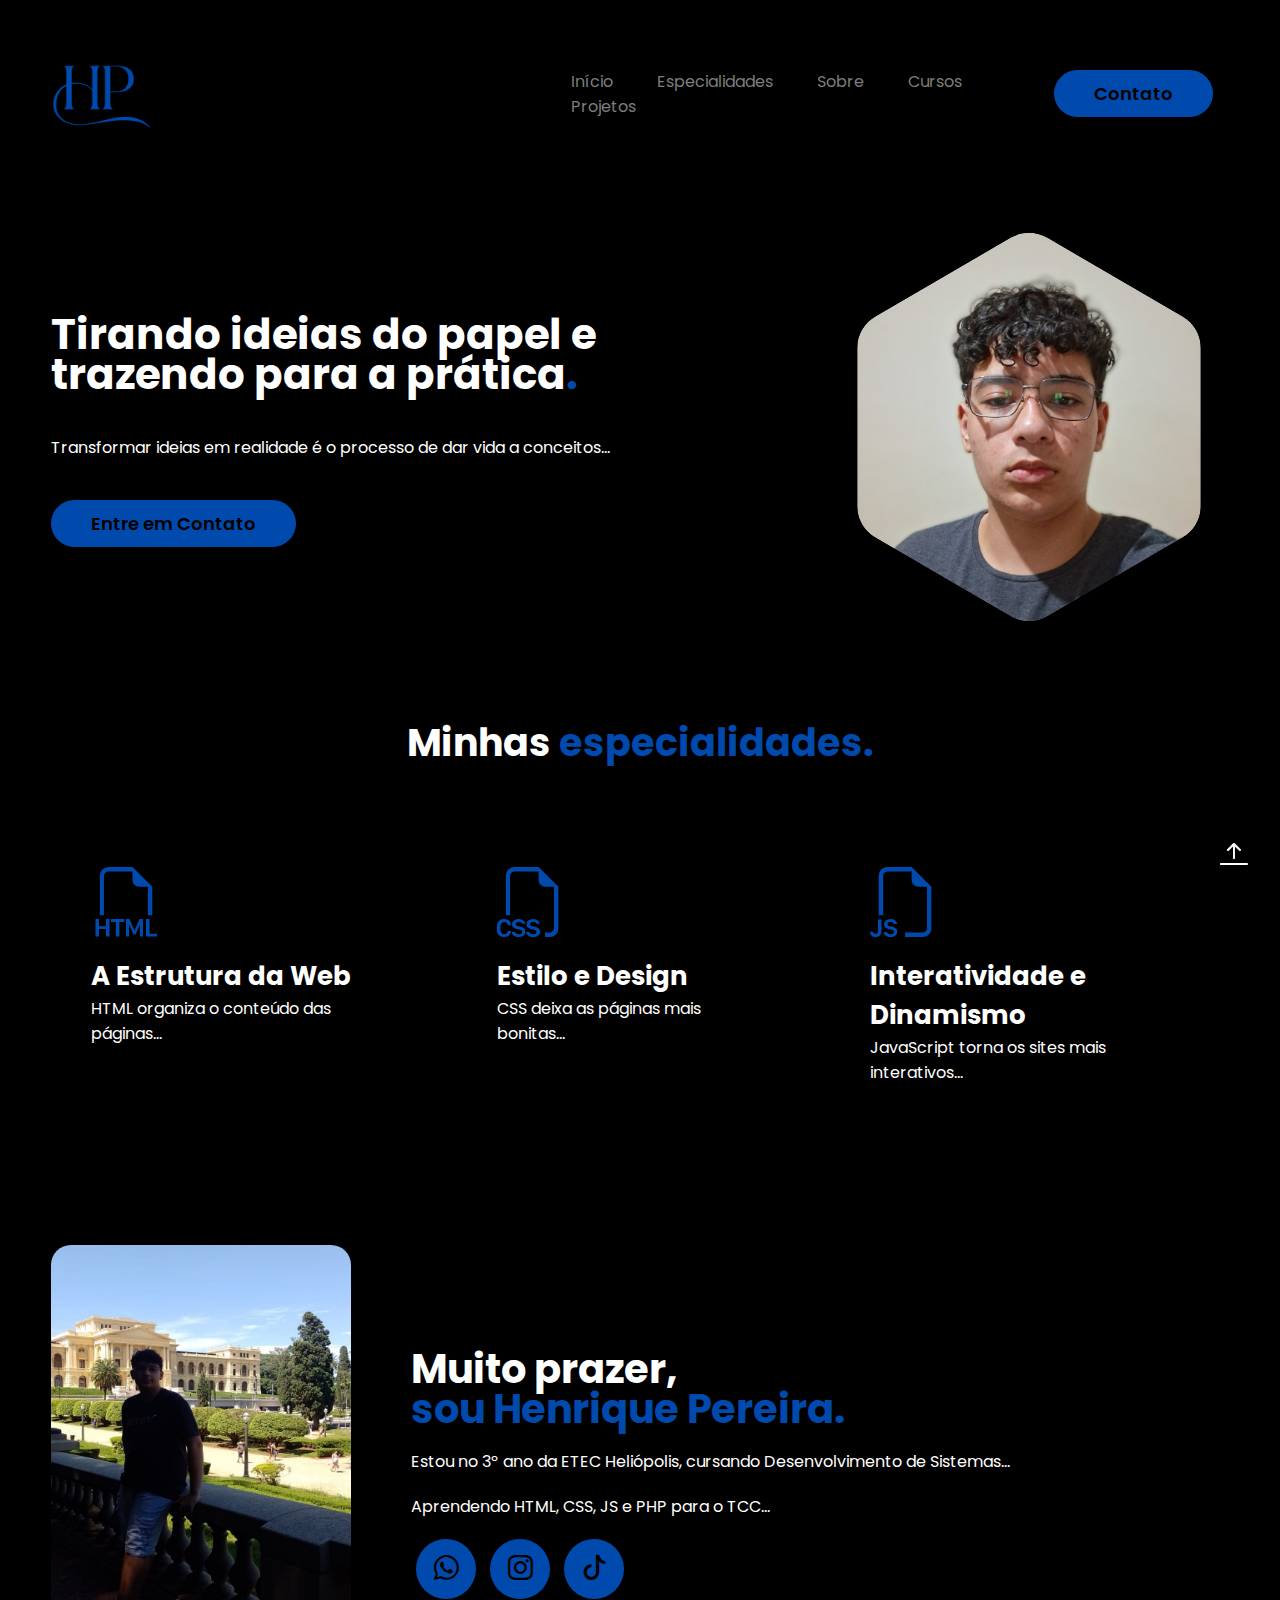
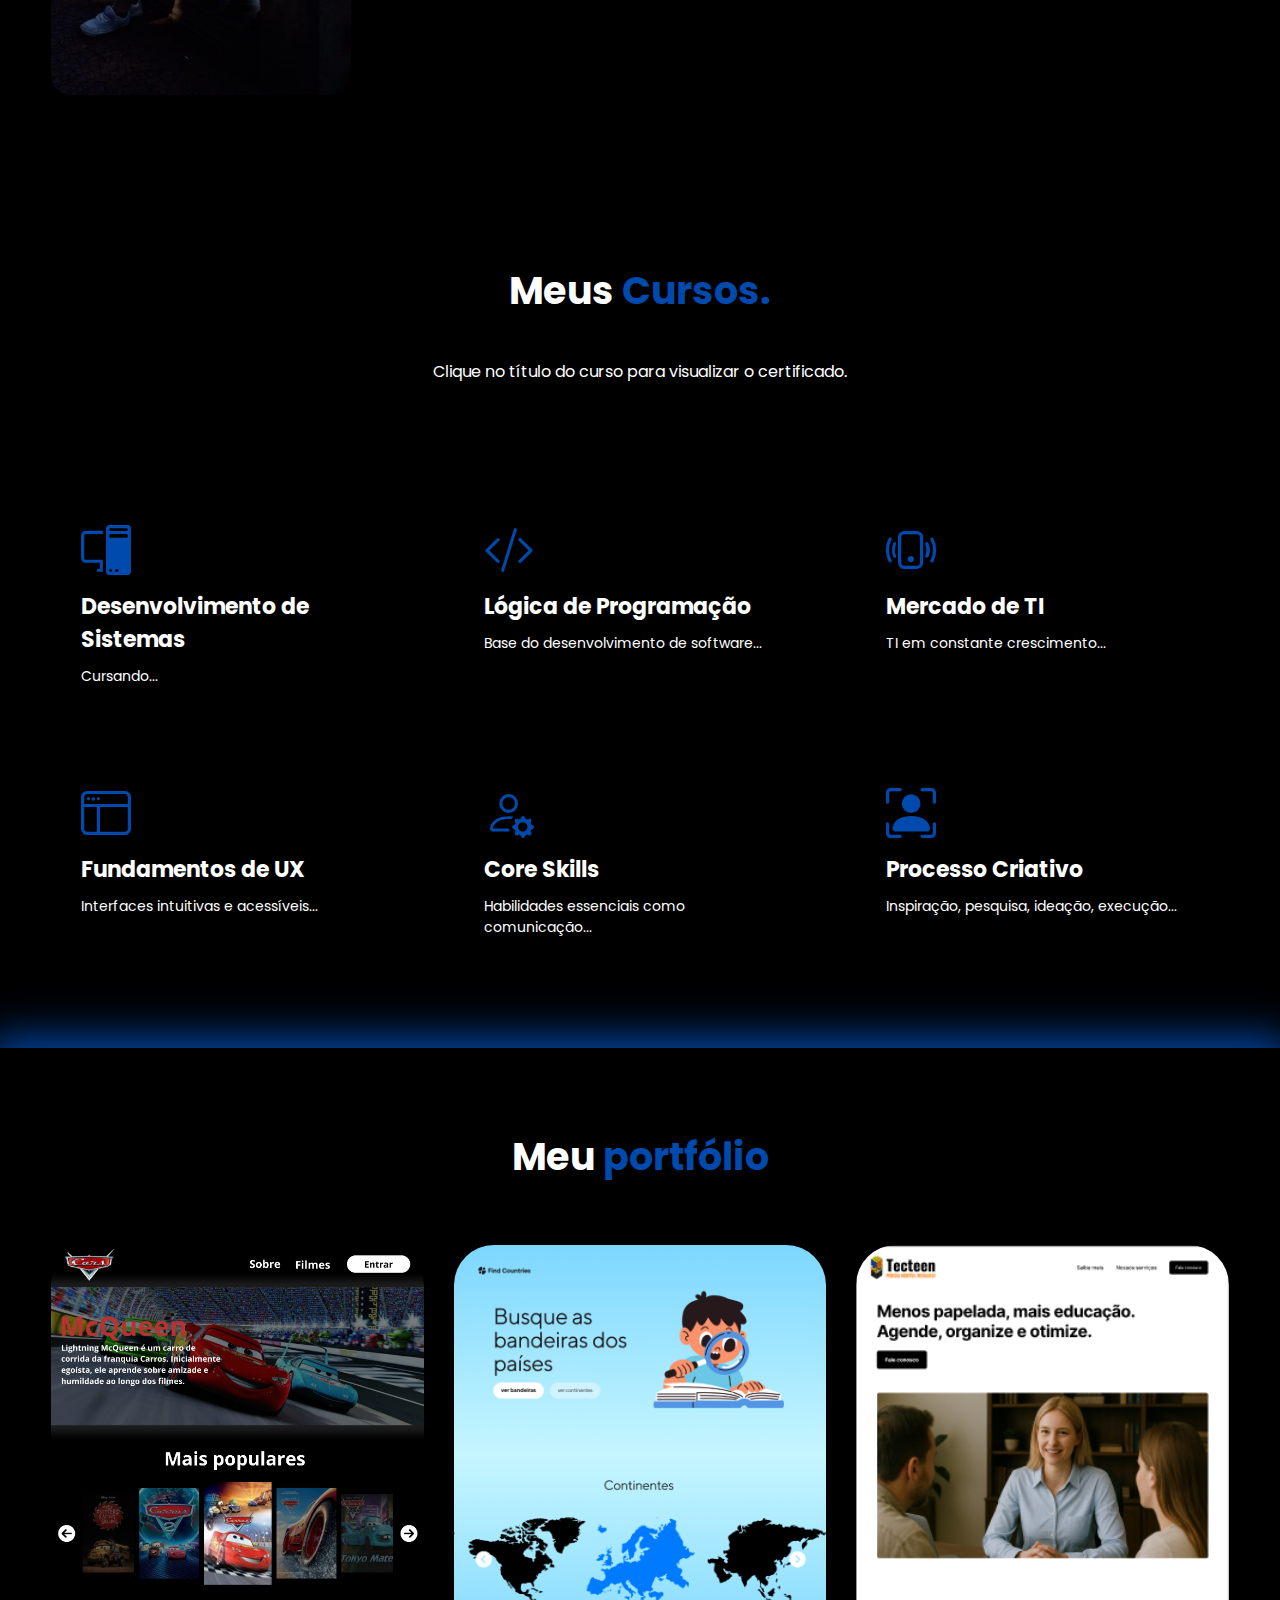
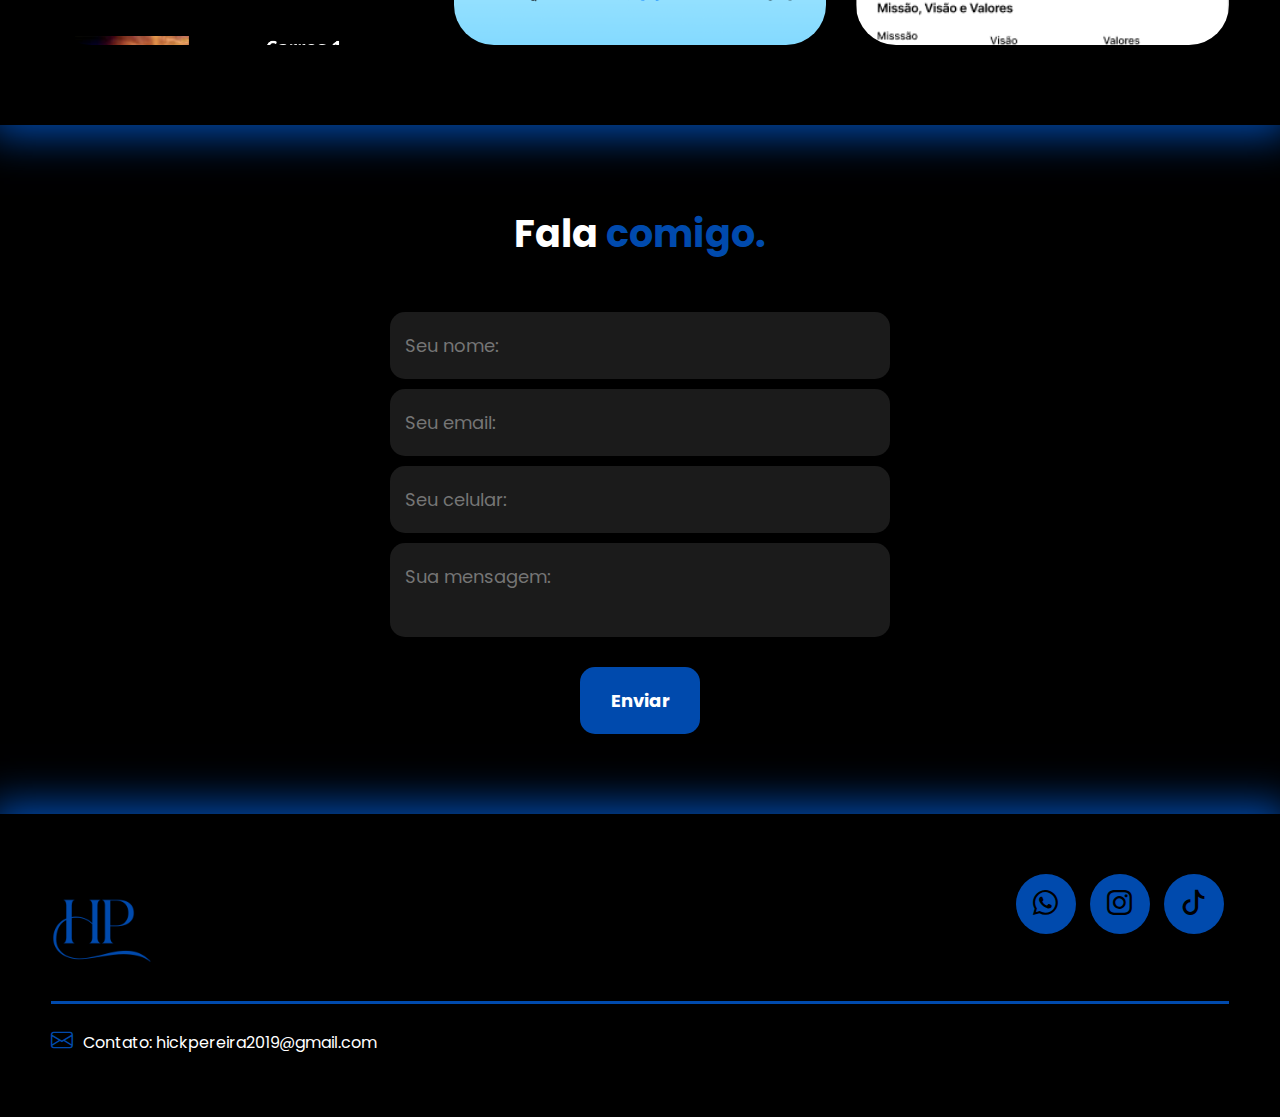
<file: Index.html>
<!DOCTYPE html>
<html lang="pt-br">
<head>
    <title>Portfólio Henrique</title>
    <meta charset="UTF-8"> <!-- Corrigido de "pr-br" para "UTF-8" -->
    <meta name="viewport" content="width=device-width, initial-scale=1.0">

    <!-- Ícones do Bootstrap -->
    <link rel="stylesheet" href="https://cdn.jsdelivr.net/npm/bootstrap-icons@1.11.3/font/bootstrap-icons.min.css">

    <!-- Fonte Google Poppins -->
    <link rel="preconnect" href="https://fonts.googleapis.com">
    <link rel="preconnect" href="https://fonts.gstatic.com" crossorigin>
    <link href="https://fonts.googleapis.com/css2?family=Poppins&display=swap" rel="stylesheet">

    <!-- CSS personalizado -->
    <link rel="stylesheet" href="Style.css">
</head>

<body>
    <!-- Início do cabeçalho -->
    <header>
        <div class="interface">
            <!-- Logo -->
            <div class="logo">
                <a href="#"><img src="img/logo.png" alt="Logo Henrique"></a>
            </div>

            <!-- Menu Desktop -->
            <nav class="menu-desktop">
                <ul>
                    <li><a href="#Inicio">Início</a></li>
                    <li><a href="#Especialidades">Especialidades</a></li>
                    <li><a href="#Sobre">Sobre</a></li>
                    <li><a href="#cursos">Cursos</a></li>
                    <li><a href="#Projetos">Projetos</a></li>
                </ul>
            </nav>

            <!-- Botão de contato -->
            <div class="btn-contato">
                <a href="#Contatos"><button>Contato</button></a>
            </div>

            <!-- Menu Mobile (hamburguer) -->
            <div class="abrir-menu" id="abrir-menu"><i class="bi bi-list"></i></div>
            
            <!-- Menu Mobile -->
            <div class="menu-mobile" id="menu-mobile">
                <div class="btn-fechar"><i class="bi bi-box-arrow-right"></i></div>
                <nav>
                    <ul>
                        <li><a href="#Inicio">Início</a></li>
                        <li><a href="#Especialidades">Especialidades</a></li>
                        <li><a href="#Sobre">Sobre</a></li>
                        <li><a href="#cursos">Cursos</a></li>
                        <li><a href="#Projetos">Projetos</a></li>
                        <li><a href="#Contatos">Contatos</a></li>
                    </ul>
                </nav>
            </div>
        </div>
        <div class="overlay-menu"></div>
    </header>

    <main>
        <!-- Seção Topo do Site -->
        <section class="topo-site" id="Inicio">
            <div class="interface">
                <div class="flex">
                    <!-- Texto principal -->
                    <div class="txt-topo-site">
                        <h1>Tirando ideias do papel e trazendo para a prática<span>.</span></h1>
                        <p>Transformar ideias em realidade é o processo de dar vida a conceitos...</p>
                        <div class="btn-contato">
                            <a href="#contatos"><button>Entre em Contato</button></a>
                        </div>
                    </div>

                    <!-- Imagem topo -->
                    <div class="img-topo-site">
                        <img src="img/eee.svg" alt="Imagem de Henrique">
                    </div>
                </div>
            </div>
        </section>

        <!-- Seção Especialidades -->
        <section class="especialidades" id="Especialidades">
            <div class="interface">
                <h2 class="titulo">Minhas <span>especialidades.</span></h2>
                <div class="flex">
                    <!-- Cards com ícones -->
                    <div class="especialidades-box">
                        <i class="bi bi-filetype-html"></i>
                        <h3>A Estrutura da Web</h3>
                        <p>HTML organiza o conteúdo das páginas...</p>
                    </div>

                    <div class="especialidades-box">
                        <i class="bi bi-filetype-css"></i>
                        <h3>Estilo e Design</h3>
                        <p>CSS deixa as páginas mais bonitas...</p>
                    </div>

                    <div class="especialidades-box">
                        <i class="bi bi-filetype-js"></i>
                        <h3>Interatividade e Dinamismo</h3>
                        <p>JavaScript torna os sites mais interativos...</p>
                    </div>
                </div>
            </div>
        </section>

        <!-- Seção Sobre -->
        <section class="sobre" id="Sobre">
            <div class="interface">
                <div class="flex">
                    <div class="img-sobre">
                        <img src="img/foto.jpg" alt="Henrique" style="border-radius: 20px; width: 300px; height: 450px;">
                    </div>
                    <div class="txt-sobre">
                        <h2>Muito prazer, <span>sou Henrique Pereira.</span></h2>
                        <p>Estou no 3º ano da ETEC Heliópolis, cursando Desenvolvimento de Sistemas...</p>
                        <p>Aprendendo HTML, CSS, JS e PHP para o TCC...</p>
                        <div class="btn-redes">
                            <a href="https://whatsapp.com/dl/"><button><i class="bi bi-whatsapp"></i></button></a>
                            <a href="https://www.instagram.com/henriqzinx.7"><button><i class="bi bi-instagram"></i></button></a>
                            <a href="https://www.tiktok.com/@henrique26354"><button><i class="bi bi-tiktok"></i></button></a>
                        </div>
                    </div>
                </div>
            </div>
        </section>

        <!-- Seção Cursos -->
        <section class="cursos" id="cursos">
            <div class="interface">
                <h2 class="titulo">Meus <span>Cursos.</span></h2>
                <p style="color:white; margin-bottom:100px;">Clique no título do curso para visualizar o certificado.</p>
                <div class="flex">
                    <!-- Cada box de curso com link -->
                    <a href="#a" class="cursos-box">
                        <i class="bi bi-pc-display"></i>
                        <h3>Desenvolvimento de Sistemas</h3>
                        <p>Cursando...</p>
                    </a>
                    <a href="https://lms.italents.com.br/certificado/6dc572ca..." class="cursos-box">
                        <i class="bi bi-code-slash"></i>
                        <h3>Lógica de Programação</h3>
                        <p>Base do desenvolvimento de software...</p>
                    </a>
                    <a href="https://lms.italents.com.br/certificado/e4d9ba..." class="cursos-box">
                        <i class="bi bi-phone-vibrate"></i>
                        <h3>Mercado de TI</h3>
                        <p>TI em constante crescimento...</p>
                    </a>
                    <a href="https://drive.google.com/file/d/1W1QNitt..." class="cursos-box">
                        <i class="bi bi-window-sidebar"></i>
                        <h3>Fundamentos de UX</h3>
                        <p>Interfaces intuitivas e acessíveis...</p>
                    </a>
                    <a href="https://lms.italents.com.br/certificado/f9cc0405..." class="cursos-box">
                        <i class="bi bi-person-gear"></i>
                        <h3>Core Skills</h3>
                        <p>Habilidades essenciais como comunicação...</p>
                    </a>
                    <a href="https://lms.italents.com.br/certificado/f9cc0405..." class="cursos-box">
                        <i class="bi bi-person-bounding-box"></i>
                        <h3>Processo Criativo</h3>
                        <p>Inspiração, pesquisa, ideação, execução...</p>
                    </a>
                </div>
            </div>
        </section>

        <!-- Seção Portfólio -->
        <section class="portifólio" id="Projetos">
            <div class="interface">
                <h2 class="titulo">Meu <span>portfólio</span></h2>
                <div class="flex">
                    <!-- Imagens com overlay -->
                    <a href="macquem/index.html">
                    <div class="img-port" style="background-image: url('img/macqueen.png');"><div class="overlay">Macqueen</div></div>
                    </a>
                    
                    <a href="projeto bandeira/Index.html">
                    <div class="img-port" style="background-image: url('img/bandeira.png');"><div class="overlay">Busque por <br>Bandeiras</div></div>
                    </a>
                    
                    <a href="empresa tecteen/index.html">
                    <div class="img-port" style="background-image: url('img/positivo.png');"><div class="overlay">Empresa <br>Tecteen</div></div>
                    </a>
                </div>
            </div>
        </section>

        <!-- Seção Formulário de Contato -->
        <section class="formulário" id="Contatos">
            <div class="interface">
                <h2 class="titulo">Fala <span>comigo.</span></h2>
                <div class="flex">
                    <form onsubmit="enviarWhatsApp(); return false;">
                        <input type="text" id="nome" placeholder="Seu nome:" required>
                        <input type="text" id="email" placeholder="Seu email:" required>
                        <input type="text" id="celular" placeholder="Seu celular:">
                        <textarea id="mensagem" placeholder="Sua mensagem:" required></textarea>
                        <div class="btn-enviar">
                            <input type="submit" value="Enviar">
                        </div>
                    </form>
                </div>
            </div>
        </section>
    </main>

    <!-- Rodapé -->
    <footer>
        <div class="interface">
            <div class="line-footer borda">
                <div class="flex">
                    <div class="logo-footer"><img src="img/logo.png" alt="Logo"></div>
                    <div class="btn-redes">
                        <a href="https://whatsapp.com/dl/"><button><i class="bi bi-whatsapp"></i></button></a>
                        <a href="https://www.instagram.com/henriqzinx.7"><button><i class="bi bi-instagram"></i></button></a>
                        <a href="https://www.tiktok.com/@henrique26354"><button><i class="bi bi-tiktok"></i></button></a>
                    </div>
                </div>
            </div>
            <div class="line-footer">
                <p><i class="bi bi-envelope"></i><a href="mailto:hickpereira2019@gmail.com">Contato: hickpereira2019@gmail.com</a></p>
            </div>
        </div>
    </footer>
    
  <a href="#Inicio">
    <button class="botao-fixo">
    <i class="bi bi-arrow-bar-up"></i></button></a>
  </div>

    <!-- Script JS -->
    <script src="js.js" defer></script>
    
    
</body>
</html>
</file>
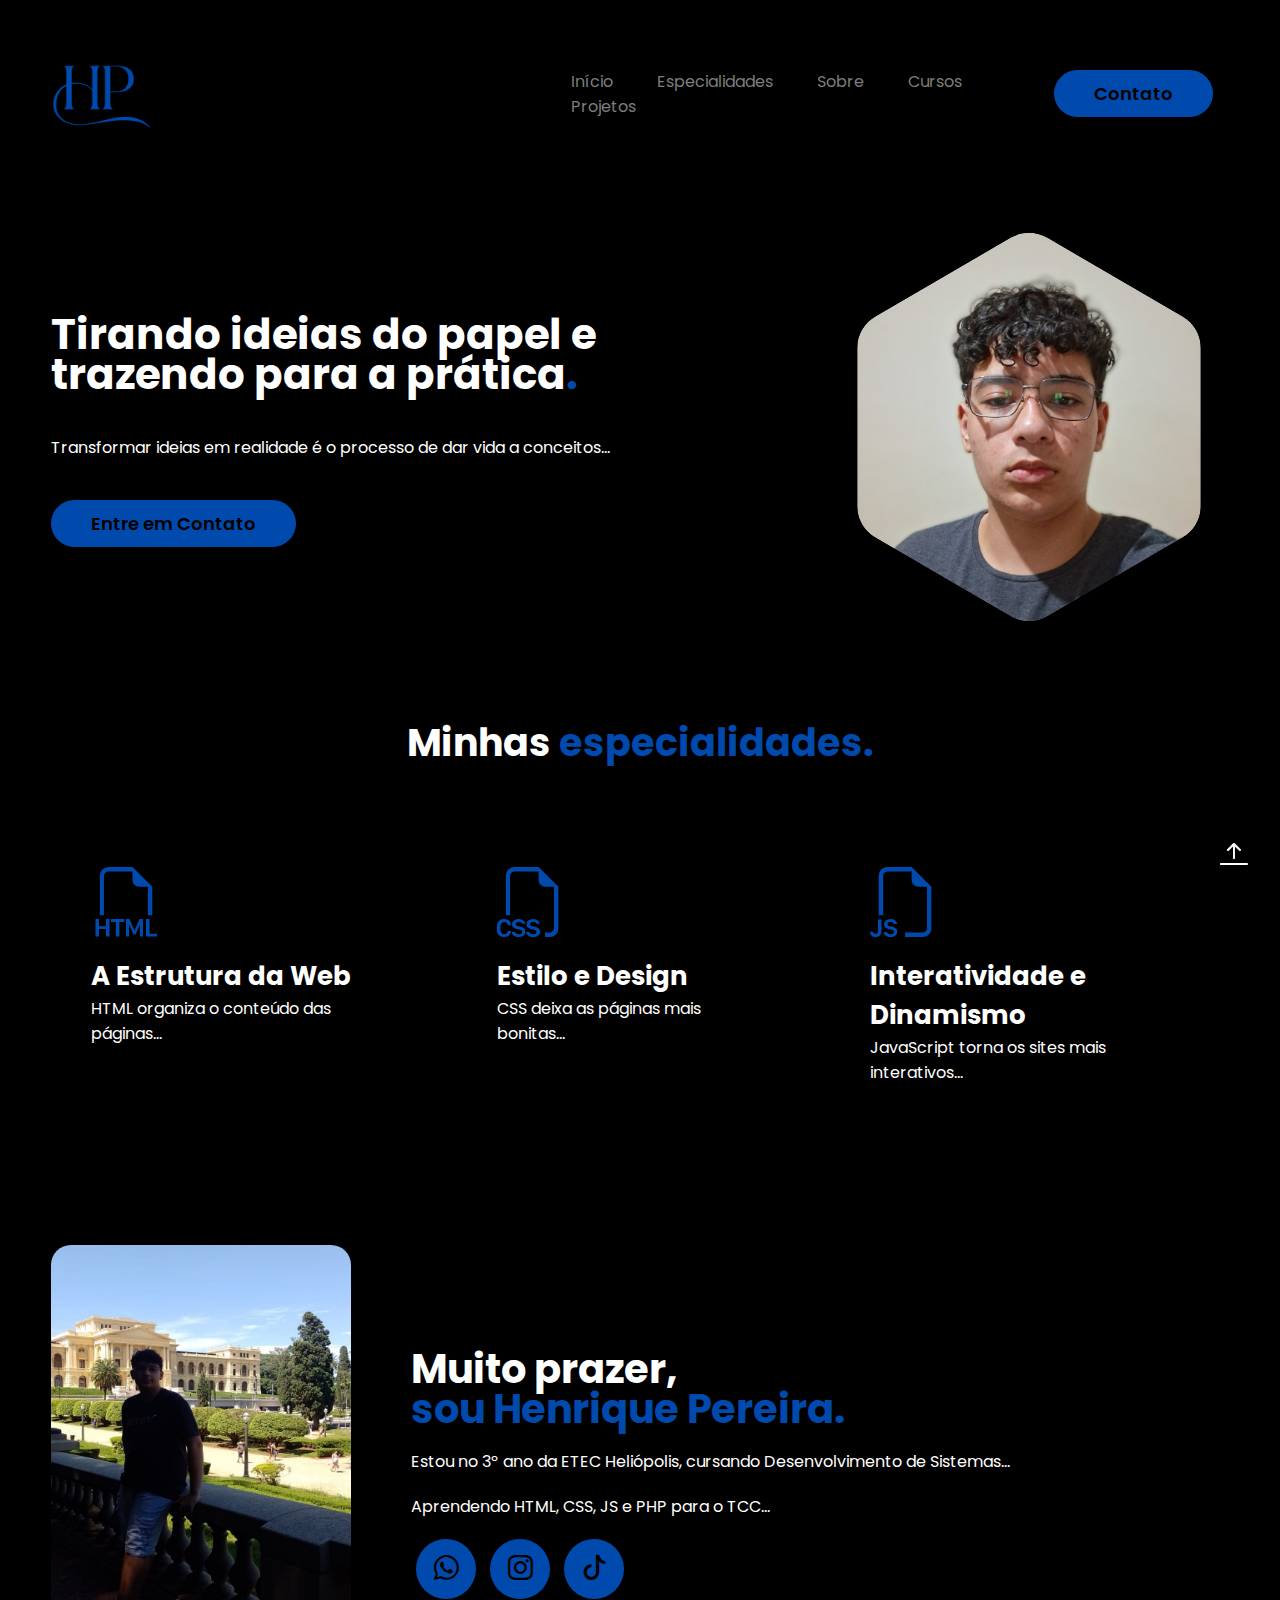
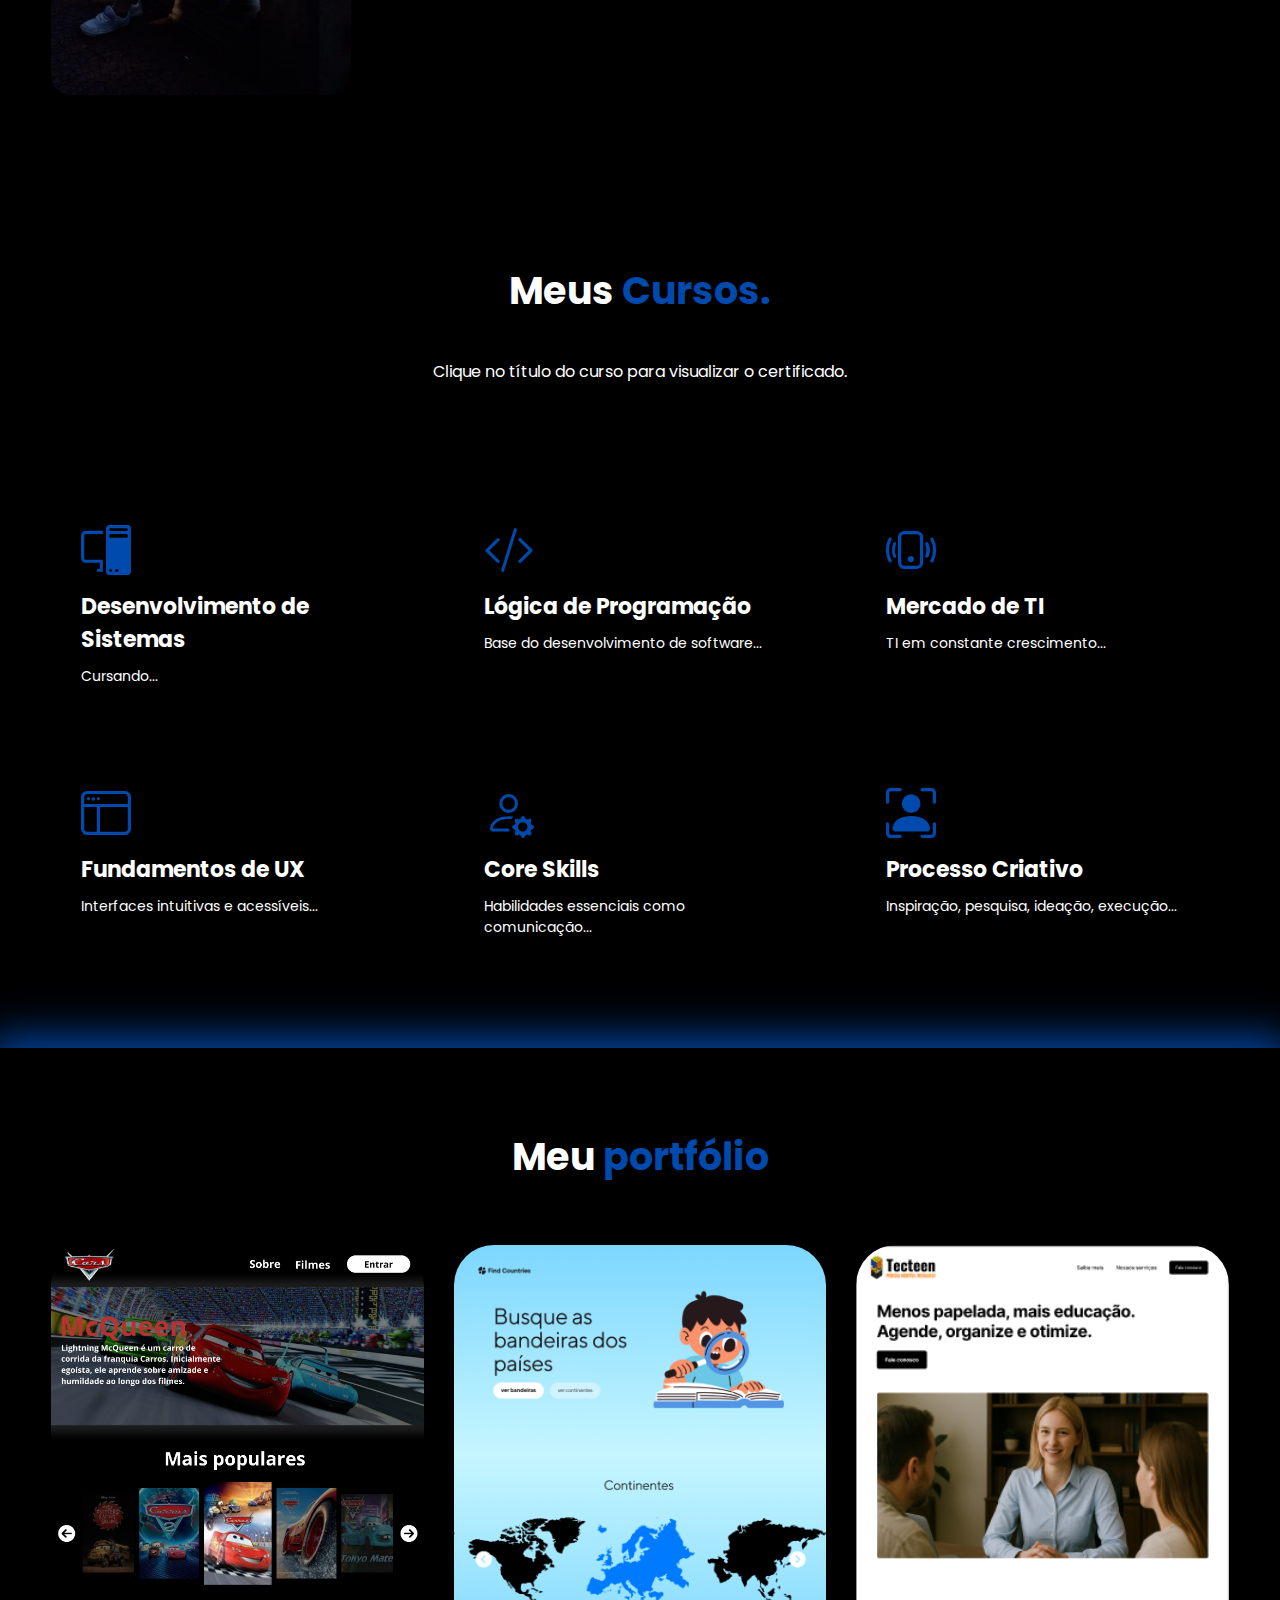
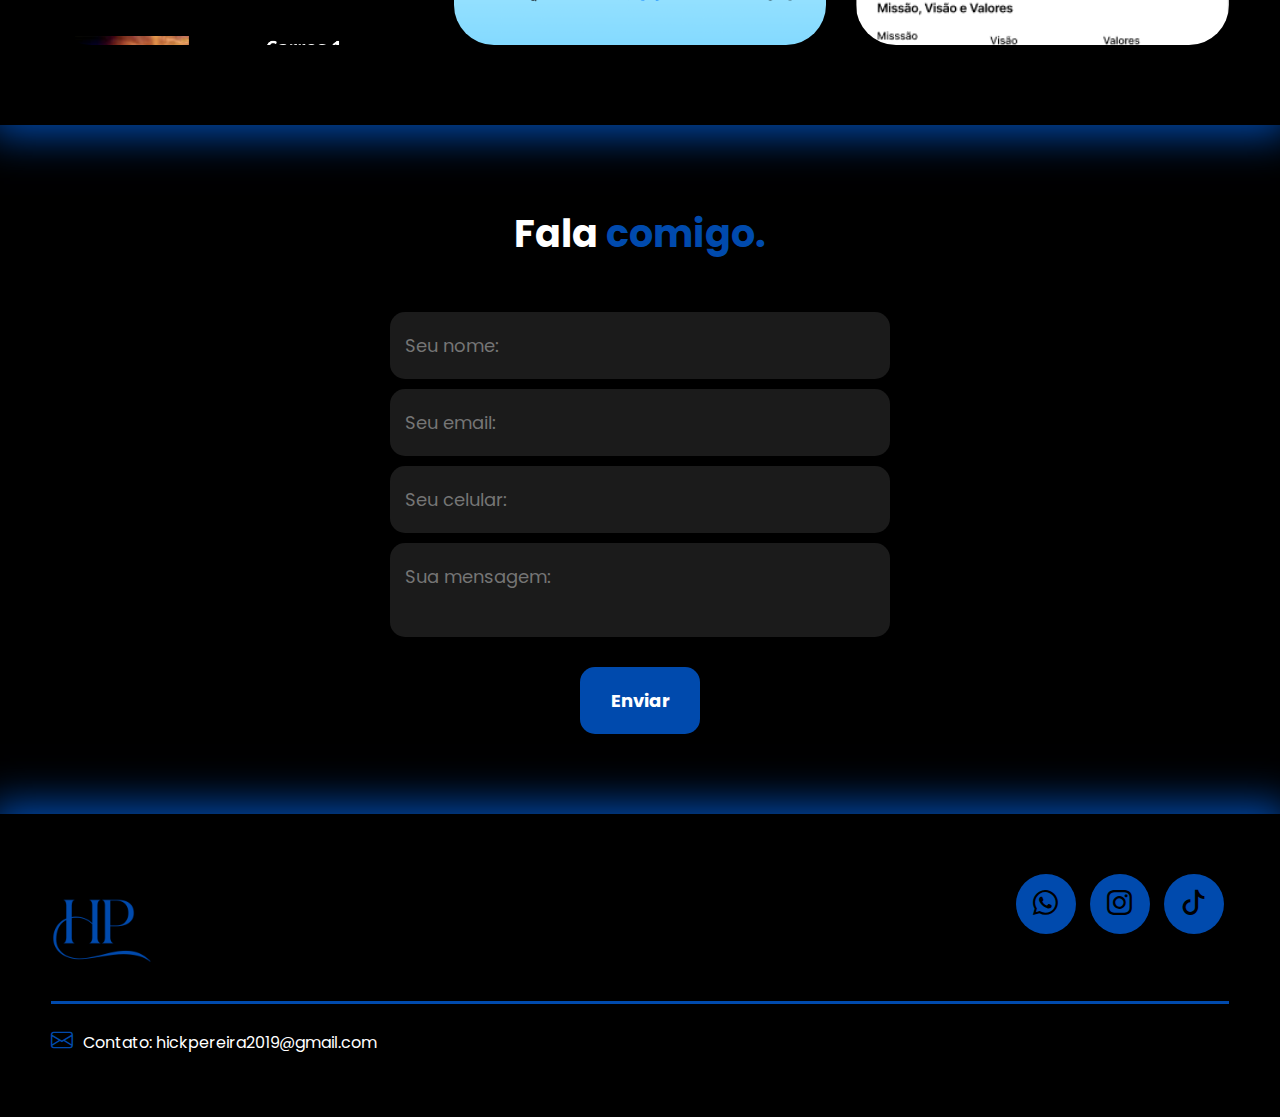
<file: index.html>
<!DOCTYPE html>
<html lang="pt-br">
<head>
    <title>Portfólio Henrique</title>
    <meta charset="UTF-8"> <!-- Corrigido de "pr-br" para "UTF-8" -->
    <meta name="viewport" content="width=device-width, initial-scale=1.0">

    <!-- Ícones do Bootstrap -->
    <link rel="stylesheet" href="https://cdn.jsdelivr.net/npm/bootstrap-icons@1.11.3/font/bootstrap-icons.min.css">

    <!-- Fonte Google Poppins -->
    <link rel="preconnect" href="https://fonts.googleapis.com">
    <link rel="preconnect" href="https://fonts.gstatic.com" crossorigin>
    <link href="https://fonts.googleapis.com/css2?family=Poppins&display=swap" rel="stylesheet">

    <!-- CSS personalizado -->
    <link rel="stylesheet" href="Style.css">
</head>

<body>
    <!-- Início do cabeçalho -->
    <header>
        <div class="interface">
            <!-- Logo -->
            <div class="logo">
                <a href="#"><img src="img/logo.png" alt="Logo Henrique"></a>
            </div>

            <!-- Menu Desktop -->
            <nav class="menu-desktop">
                <ul>
                    <li><a href="#Inicio">Início</a></li>
                    <li><a href="#Especialidades">Especialidades</a></li>
                    <li><a href="#Sobre">Sobre</a></li>
                    <li><a href="#cursos">Cursos</a></li>
                    <li><a href="#Projetos">Projetos</a></li>
                </ul>
            </nav>

            <!-- Botão de contato -->
            <div class="btn-contato">
                <a href="#Contatos"><button>Contato</button></a>
            </div>

            <!-- Menu Mobile (hamburguer) -->
            <div class="abrir-menu" id="abrir-menu"><i class="bi bi-list"></i></div>
            
            <!-- Menu Mobile -->
            <div class="menu-mobile" id="menu-mobile">
                <div class="btn-fechar"><i class="bi bi-box-arrow-right"></i></div>
                <nav>
                    <ul>
                        <li><a href="#Inicio">Início</a></li>
                        <li><a href="#Especialidades">Especialidades</a></li>
                        <li><a href="#Sobre">Sobre</a></li>
                        <li><a href="#cursos">Cursos</a></li>
                        <li><a href="#Projetos">Projetos</a></li>
                        <li><a href="#Contatos">Contatos</a></li>
                    </ul>
                </nav>
            </div>
        </div>
        <div class="overlay-menu"></div>
    </header>

    <main>
        <!-- Seção Topo do Site -->
        <section class="topo-site" id="Inicio">
            <div class="interface">
                <div class="flex">
                    <!-- Texto principal -->
                    <div class="txt-topo-site">
                        <h1>Tirando ideias do papel e trazendo para a prática<span>.</span></h1>
                        <p>Transformar ideias em realidade é o processo de dar vida a conceitos...</p>
                        <div class="btn-contato">
                            <a href="#contatos"><button>Entre em Contato</button></a>
                        </div>
                    </div>

                    <!-- Imagem topo -->
                    <div class="img-topo-site">
                        <img src="img/eee.svg" alt="Imagem de Henrique">
                    </div>
                </div>
            </div>
        </section>

        <!-- Seção Especialidades -->
        <section class="especialidades" id="Especialidades">
            <div class="interface">
                <h2 class="titulo">Minhas <span>especialidades.</span></h2>
                <div class="flex">
                    <!-- Cards com ícones -->
                    <div class="especialidades-box">
                        <i class="bi bi-filetype-html"></i>
                        <h3>A Estrutura da Web</h3>
                        <p>HTML organiza o conteúdo das páginas...</p>
                    </div>

                    <div class="especialidades-box">
                        <i class="bi bi-filetype-css"></i>
                        <h3>Estilo e Design</h3>
                        <p>CSS deixa as páginas mais bonitas...</p>
                    </div>

                    <div class="especialidades-box">
                        <i class="bi bi-filetype-js"></i>
                        <h3>Interatividade e Dinamismo</h3>
                        <p>JavaScript torna os sites mais interativos...</p>
                    </div>
                </div>
            </div>
        </section>

        <!-- Seção Sobre -->
        <section class="sobre" id="Sobre">
            <div class="interface">
                <div class="flex">
                    <div class="img-sobre">
                        <img src="img/foto.jpg" alt="Henrique" style="border-radius: 20px; width: 300px; height: 450px;">
                    </div>
                    <div class="txt-sobre">
                        <h2>Muito prazer, <span>sou Henrique Pereira.</span></h2>
                        <p>Estou no 3º ano da ETEC Heliópolis, cursando Desenvolvimento de Sistemas...</p>
                        <p>Aprendendo HTML, CSS, JS e PHP para o TCC...</p>
                        <div class="btn-redes">
                            <a href="https://whatsapp.com/dl/"><button><i class="bi bi-whatsapp"></i></button></a>
                            <a href="https://www.instagram.com/henriqzinx.7"><button><i class="bi bi-instagram"></i></button></a>
                            <a href="https://www.tiktok.com/@henrique26354"><button><i class="bi bi-tiktok"></i></button></a>
                        </div>
                    </div>
                </div>
            </div>
        </section>

        <!-- Seção Cursos -->
        <section class="cursos" id="cursos">
            <div class="interface">
                <h2 class="titulo">Meus <span>Cursos.</span></h2>
                <p style="color:white; margin-bottom:100px;">Clique no título do curso para visualizar o certificado.</p>
                <div class="flex">
                    <!-- Cada box de curso com link -->
                    <a href="#a" class="cursos-box">
                        <i class="bi bi-pc-display"></i>
                        <h3>Desenvolvimento de Sistemas</h3>
                        <p>Cursando...</p>
                    </a>
                    <a href="https://lms.italents.com.br/certificado/6dc572ca..." class="cursos-box">
                        <i class="bi bi-code-slash"></i>
                        <h3>Lógica de Programação</h3>
                        <p>Base do desenvolvimento de software...</p>
                    </a>
                    <a href="https://lms.italents.com.br/certificado/e4d9ba..." class="cursos-box">
                        <i class="bi bi-phone-vibrate"></i>
                        <h3>Mercado de TI</h3>
                        <p>TI em constante crescimento...</p>
                    </a>
                    <a href="https://drive.google.com/file/d/1W1QNitt..." class="cursos-box">
                        <i class="bi bi-window-sidebar"></i>
                        <h3>Fundamentos de UX</h3>
                        <p>Interfaces intuitivas e acessíveis...</p>
                    </a>
                    <a href="https://lms.italents.com.br/certificado/f9cc0405..." class="cursos-box">
                        <i class="bi bi-person-gear"></i>
                        <h3>Core Skills</h3>
                        <p>Habilidades essenciais como comunicação...</p>
                    </a>
                    <a href="https://lms.italents.com.br/certificado/f9cc0405..." class="cursos-box">
                        <i class="bi bi-person-bounding-box"></i>
                        <h3>Processo Criativo</h3>
                        <p>Inspiração, pesquisa, ideação, execução...</p>
                    </a>
                </div>
            </div>
        </section>

        <!-- Seção Portfólio -->
        <section class="portifólio" id="Projetos">
            <div class="interface">
                <h2 class="titulo">Meu <span>portfólio</span></h2>
                <div class="flex">
                    <!-- Imagens com overlay -->
                    <a href="macquem/index.html">
                    <div class="img-port" style="background-image: url('img/macqueen.png');"><div class="overlay">Macqueen</div></div>
                    </a>
                    
                    <a href="projeto bandeira/Index.html">
                    <div class="img-port" style="background-image: url('img/bandeira.png');"><div class="overlay">Busque por <br>Bandeiras</div></div>
                    </a>
                    
                    <a href="https://empresa-tecteen-15az.vercel.app/">
                    <div class="img-port" style="background-image: url('img/positivo.png');"><div class="overlay">Empresa <br>Tecteen</div></div>
                    </a>
                </div>
            </div>
        </section>

        <!-- Seção Formulário de Contato -->
        <section class="formulário" id="Contatos">
            <div class="interface">
                <h2 class="titulo">Fala <span>comigo.</span></h2>
                <div class="flex">
                    <form onsubmit="enviarWhatsApp(); return false;">
                        <input type="text" id="nome" placeholder="Seu nome:" required>
                        <input type="text" id="email" placeholder="Seu email:" required>
                        <input type="text" id="celular" placeholder="Seu celular:">
                        <textarea id="mensagem" placeholder="Sua mensagem:" required></textarea>
                        <div class="btn-enviar">
                            <input type="submit" value="Enviar">
                        </div>
                    </form>
                </div>
            </div>
        </section>
    </main>

    <!-- Rodapé -->
    <footer>
        <div class="interface">
            <div class="line-footer borda">
                <div class="flex">
                    <div class="logo-footer"><img src="img/logo.png" alt="Logo"></div>
                    <div class="btn-redes">
                        <a href="https://whatsapp.com/dl/"><button><i class="bi bi-whatsapp"></i></button></a>
                        <a href="https://www.instagram.com/henriqzinx.7"><button><i class="bi bi-instagram"></i></button></a>
                        <a href="https://www.tiktok.com/@henrique26354"><button><i class="bi bi-tiktok"></i></button></a>
                    </div>
                </div>
            </div>
            <div class="line-footer">
                <p><i class="bi bi-envelope"></i><a href="mailto:hickpereira2019@gmail.com">Contato: hickpereira2019@gmail.com</a></p>
            </div>
        </div>
    </footer>
    
  <a href="#Inicio">
    <button class="botao-fixo">
    <i class="bi bi-arrow-bar-up"></i></button></a>
  </div>

    <!-- Script JS -->
    <script src="js.js" defer></script>
    
    
</body>
</html>
</file>
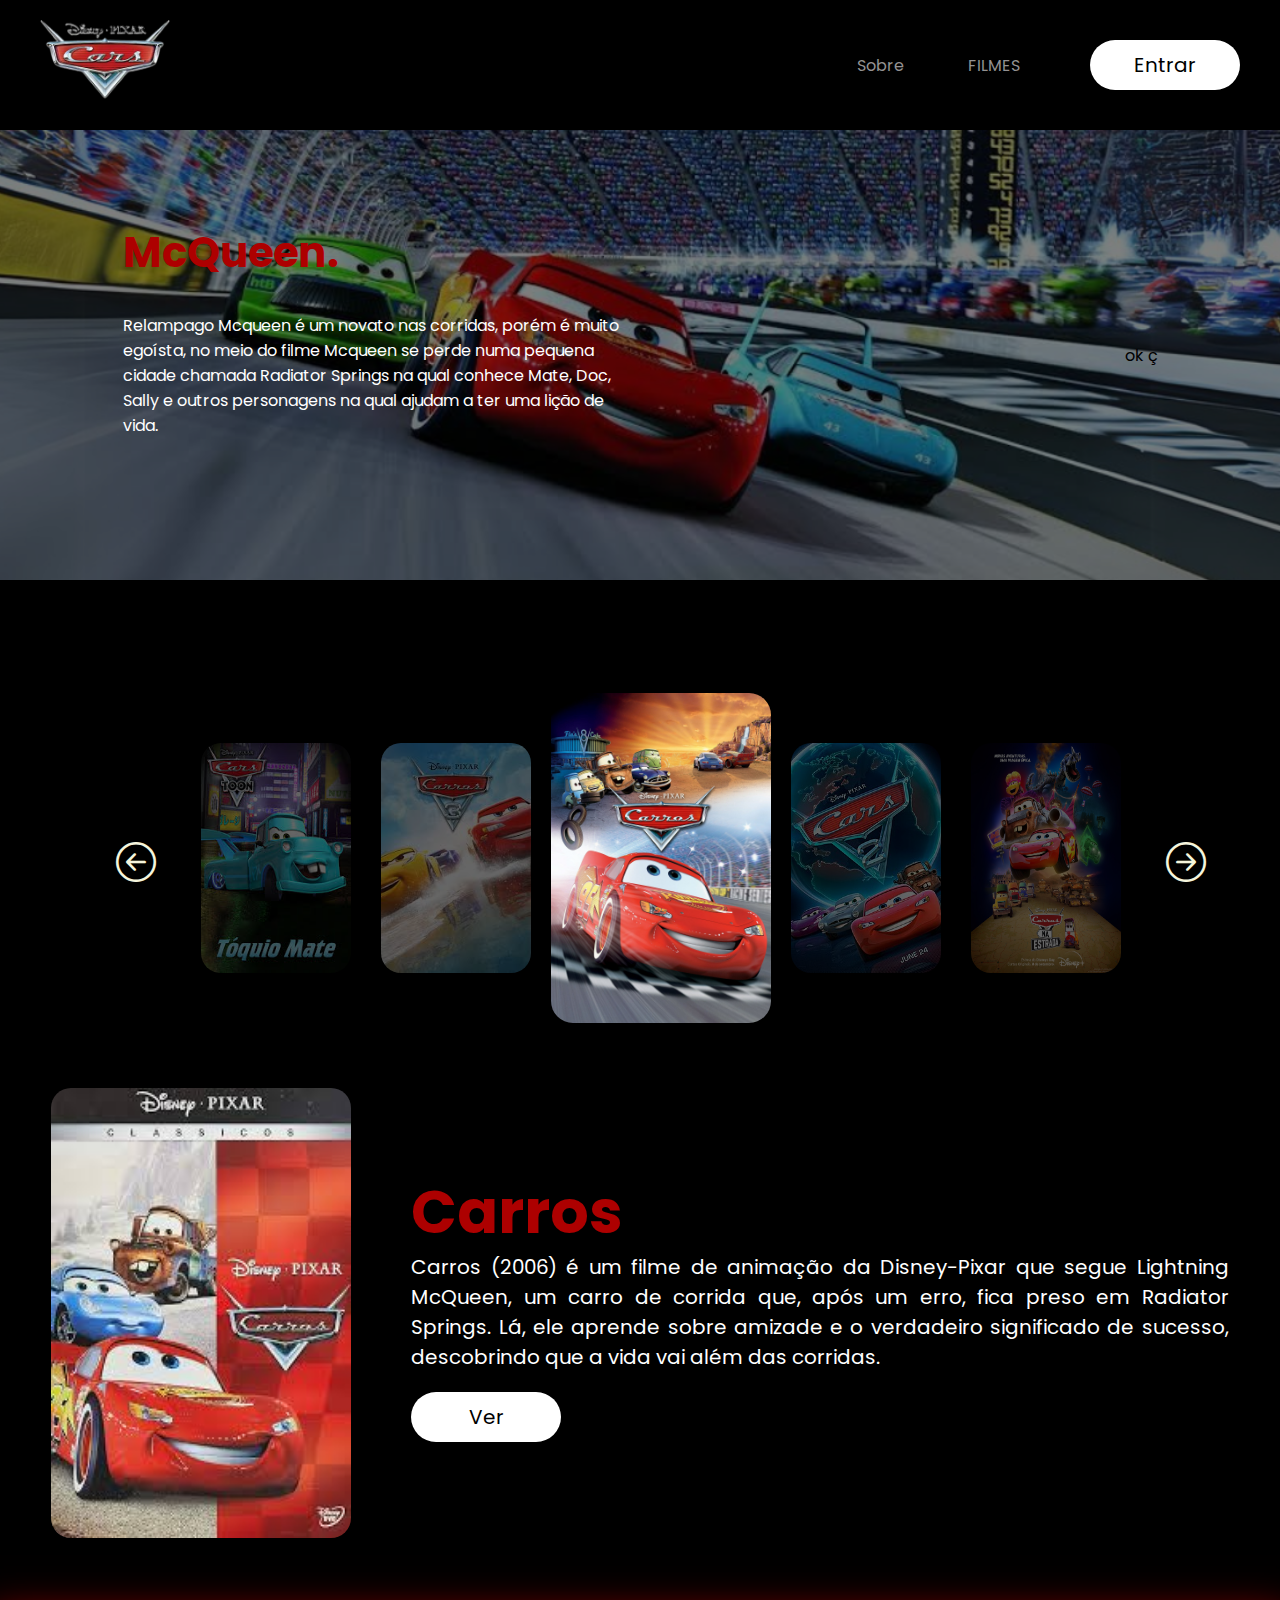
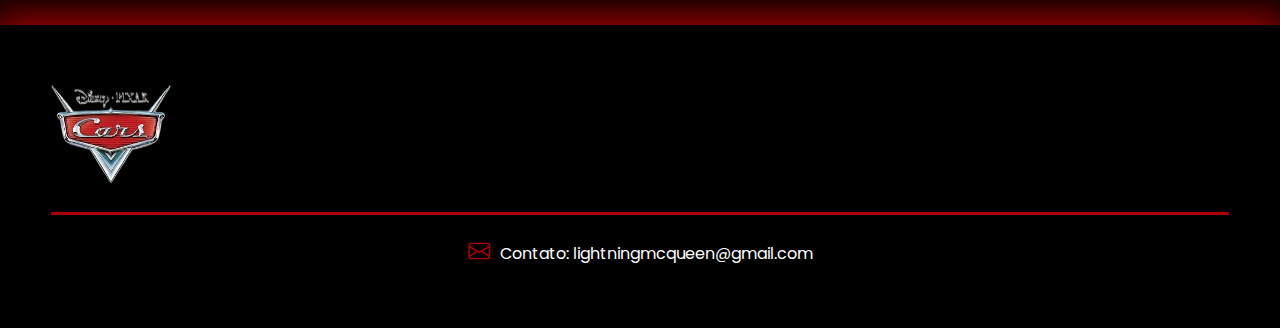
<file: macquem/index.html>
<!DOCTYPE html>
<html lang="en">
<head>
<meta charset="UTF-8">
<meta name="viewport" content="width=device-width, initial-scale=1.0">
<link rel="stylesheet" href="style.css">
<link rel="preconnect" href="https://fonts.gstatic.com" crossorigin>
<link rel="stylesheet" href="https://cdn.jsdelivr.net/npm/bootstrap-icons@1.11.3/font/bootstrap-icons.min.css">
<link href="https://fonts.googleapis.com/css2?family=Poppins:ital,wght@0,100;0,200;0,300;0,400;0,500;0,600;0,700;0,800;0,900;1,100;1,200;1,300;1,400;1,500;1,600;1,700;1,800;1,900&display=swap" rel="stylesheet">
    <title>Document</title>
    
</head>
<body>
    <header>
        
         <audio id="bg-audio" autoplay loop muted>
  <source src="ssstik.io_1743309624551 (1).mp3" type="audio/mpeg">
</audio>

    
    <img src="download-removebg-preview (1).png" alt="">
    <div>
    <nav class="menu-desktop">
        <ul>
            <li><a href="#Inicio">Sobre</a></li>
            <li><a href="#Especialidades">FILMES</a></li>
                    
                </ul>
    </nav>
   <a href="login.html"><button class="btn-contato">Entrar</button></a>
    </div>

    
    
    </div><!-- btn-contato -->
        
        
    
    </header>
<main>
    <section class="topo-site" id="Inicio" >
        <div class="interface">
            <div class="flex">
                
                <div class="txt-topo-site">
                    <h1><span>McQueen.</span></h1>
                    <p>
                     Relampago Mcqueen é um novato nas corridas, porém é muito egoísta, no meio do filme Mcqueen se perde numa pequena cidade chamada Radiator Springs na qual conhece Mate, Doc, Sally e outros personagens na qual ajudam a ter uma lição de vida.
                    </p>
                    
                    <div class="btn-contato">
                    
                    </div><!-- btn-contato -->
                </div><!-- txt topo -->
                
                <div class="img-topo-site">
        ok ç           
                </div><!-- img topo site -->
            </div><!-- flex -->
        </div><!-- interface-->
    </section><!-- topo do site -->
    




    <section class="carr">
        <div class="interface">
            <div class="flex">
                <h1 class="h"><span>Mais Famosos</span></h1>
                <div class="carousel-container">
                    <button class="btn" onclick="moveSlide(-1)"><i class="bi bi-arrow-left-circle"></i></button>
                    <div class="carousel">
                        
                        <img src="tokiomate.jpeg" onclick="alterarTexto(0)">
                        <img src="carros3.jpeg" onclick="alterarTexto(1)">
                        <img src="Carros_(2006)_Poster.jpeg" class="active" onclick="alterarTexto(2)">
                        <img src="carros2.jpeg" onclick="alterarTexto(3)">
                        <img src="carros na estrada.jpeg" onclick="alterarTexto(4)">
                        
                                           </div>
                    <button class="btn" onclick="moveSlide(1)"><i class="bi bi-arrow-right-circle"></i></button>
                </div>
            </div><!-- flex-->
        </div><!-- interface -->
    </section>
    
    <section class="sobre" id="Especialidades">
        <div class="interface">
            <div class="flex">
                <div class="img-sobre">
                    <img id="imagem-sobre" src="carros1.png" alt="" style="border-radius: 20px; width: 300px; height: 450px;">
                </div>
                <div class="txt-sobre">
                    <h2><span>Carros</span></h2>
                    <p id="descricao-sobre">
                        Carros (2006) é um filme de animação da Disney-Pixar que segue Lightning McQueen, um carro de corrida que, após um erro, fica preso em Radiator Springs. Lá, ele aprende sobre amizade e o verdadeiro significado de sucesso, descobrindo que a vida vai além das corridas.
                    </p>
                    <a href="login.html"><button>Ver</button></a>
                </div>
            </div><!-- flex-->
        </div><!-- interface -->
    </section><!-- sobre -->
    
    
</main>
<footer>
    <div class="interface">
        <div class="line-footer borda">
            <div class="flex">
            <div class="logo-footer"><img src="download-removebg-preview (1).png" alt=""></div>
            
            
                    </div>
        </div>
        <div class="line-footer">
            <p>
                <i class="bi bi-envelope"></i><a href="mailto:">Contato: lightningmcqueen@gmail.com</a>
            </p>
        </div>
        </div>
    
</footer>


<script>
   let index = 2;
const images = document.querySelectorAll('.carousel img');
const carousel = document.querySelector('.carousel');

const textos = [
    'Em "Mate no Japão" (Tokyo Mater), Mate vai para Tóquio e é confundido com um carro de drift famoso. Ele participa de corridas sem saber nada sobre drift, mas acaba se saindo bem de forma atrapalhada e se tornando um herói local.',
    'Carros 3", Mate tem um papel secundário, enquanto Relâmpago McQueen enfrenta um novo desafio com a chegada de carros mais rápidos. No filme, McQueen lida com a ameaça de aposentadoria e a busca por um novo jeito de competir. Mate apoia McQueen, mas sua amizade com ele é testada quando McQueen se concentra em treinamentos com novos técnicos. O filme foca na superação, na adaptação às mudanças e na importância da amizade.', // Texto para a imagem 2
    'Carros (2006) é um filme de animação da Disney-Pixar que segue Lightning McQueen, um carro de corrida que, após um erro, fica preso em Radiator Springs. Lá, ele aprende sobre amizade e o verdadeiro significado de sucesso.', // Texto para a imagem 3
    'Em **"Carros 2"**, Mate se torna o protagonista ao ser envolvido em uma trama de espionagem internacional. Ele acompanha **Relâmpago McQueen** em um campeonato de corrida global, mas acaba sendo confundido com um agente secreto. Durante o filme, Mate se envolve em várias missões, enfrentando vilões e salvando o dia com sua forma única de agir. A história explora a amizade entre ele e McQueen, com Mate tendo um papel importante em resgatar seu amigo e revelar a verdadeira identidade dos vilões.', // Texto para a imagem 4
    'Em "Carros na Estrada" (Cars on the Road), Mate e Relâmpago McQueen embarcam em uma viagem pelo país, explorando novas aventuras e encontrando personagens curiosos ao longo do caminho. A série é uma sequência dos filmes da franquia Carros e foca nas peripécias dos dois amigos enquanto eles cruzam diversos cenários e enfrentam situações engraçadas. A série mantém o espírito de amizade e diversão, com cada episódio apresentando novos desafios e encontros inesperados.'  // Texto para a imagem 5
];

function alterarTexto(imagemIndex) {
    // Altera o conteúdo do parágrafo com o id "descricao-sobre"
    const descricao = document.getElementById('descricao-sobre');
    descricao.textContent = textos[imagemIndex];
    
    // Alterar a imagem principal
    const imagemSobre = document.getElementById('imagem-sobre');
    imagemSobre.src = images[imagemIndex].src;
}

function updateCarousel() {
    images.forEach((img, i) => {
        img.classList.remove('active');
        if (i === index) {
            img.classList.add('active');
        }
    });
    const offset = -(index - 2) * 170;
    carousel.style.transform = `translateX(${offset}px)`;
}

function moveSlide(step) {
    index += step;
    if (index >= images.length) index = 0;
    if (index < 0) index = images.length - 1;
    updateCarousel();
}

updateCarousel();


  setTimeout(() => {
    const audio = document.getElementById("bg-audio");
    audio.muted = false;
    audio.play().catch(e => console.log("Autoplay bloqueado:", e));
  }, 500);


</script>

</body>
</html>
</file>
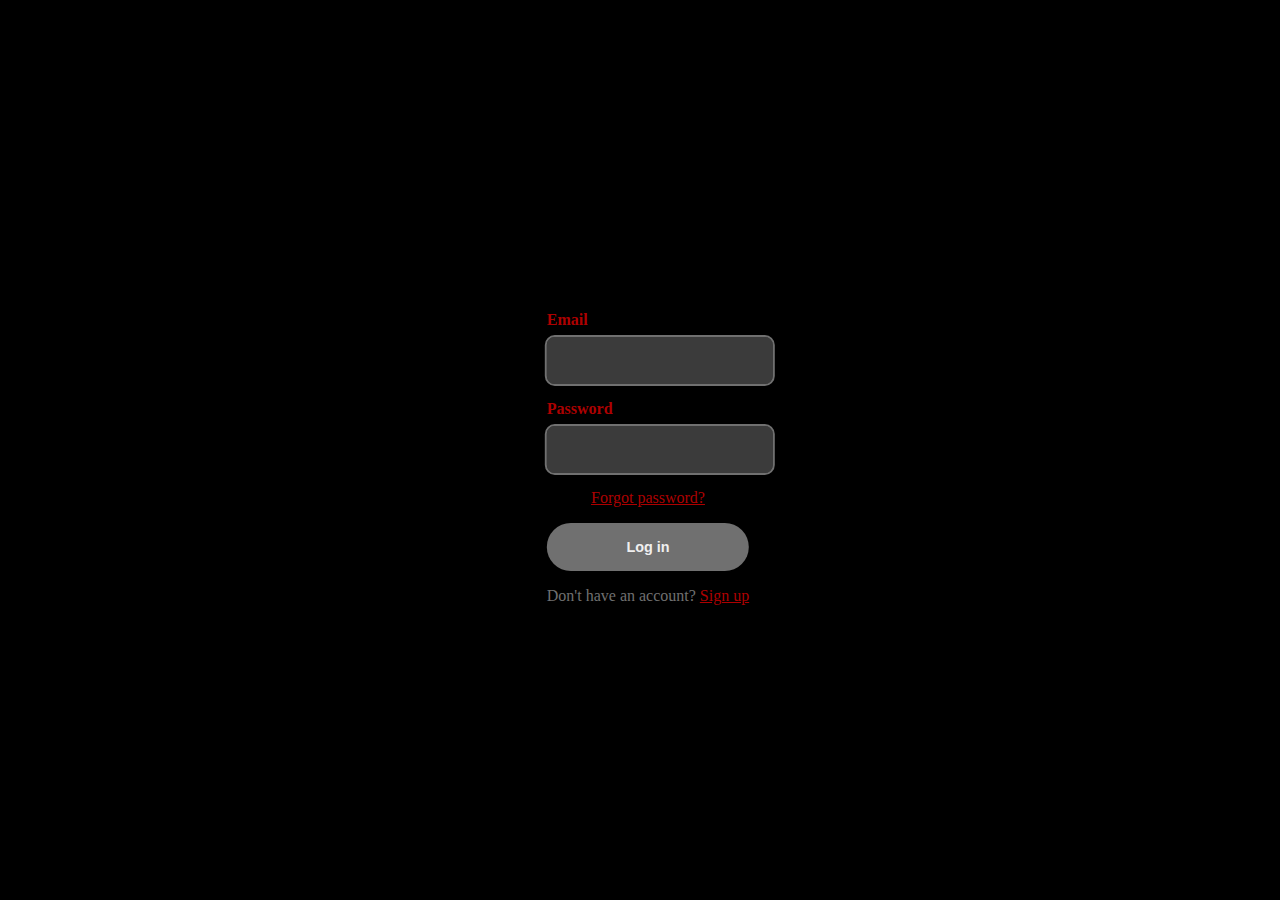
<file: macquem/login.html>
<!DOCTYPE html>
<html lang="pt-br">
  <head>
    <title>Título da página</title>
    <meta charset="utf-8">
    <link rel="stylesheet" href="login.css">
  </head>
  <body>
      
<!-- From Uiverse.io by nathann09 --> 

    <!-- From Uiverse.io by bociKond --> 
<form class="form">
  <span class="input-span">
    <label for="email" class="label">Email</label>
    <input type="email" name="email" id="email"
  /></span>
  <span class="input-span">
    <label for="password" class="label">Password</label>
    <input type="password" name="password" id="password"
  /></span>
  <span class="span"><a href="#">Forgot password?</a></span>
  <input class="submit" type="submit" value="Log in" />
  <span class="span">Don't have an account? <a href="#">Sign up</a></span>
</form>

  </body>
</html>
</file>
<file: Style.css>
/* ========== GERAL ========== */
* {
    margin: 0;
    padding: 0;
    box-sizing: border-box;
    font-family: "Poppins", serif;
}

body {
    background-color: black;
    height: 100vh;
}

html {
    scroll-behavior: smooth;
}

.interface {
    max-width: 1280px;
    margin: 0 auto;
}

.flex {
    display: flex;
}

/* ========== BOTÃO CONTATO ========== */
.btn-contato button {
    padding: 10px 40px;
    font-size: 18px;
    font-weight: 600;
    background-color: #004aad;
    border: 0;
    border-radius: 30px;
    cursor: pointer;
}

.btn-contato button:hover {
    box-shadow: 0px 0px 8px #004aad;
    transform: scale(1.1);
    transition: 0.2s;
}

button:hover,
form .btn-enviar input:hover {
    box-shadow: 0px 0px 8px #004aad;
    transform: scale(1.1);
}

h2.titulo {
    color: white;
    font-size: 38px;
    text-align: center;
}

h2.titulo span {
    color: #004aad;
}
/* ========== FIM GERAL ========== */


/* ========== CABEÇALHO ========== */
header {
    padding: 40px 4%;
}

header > .interface {
    display: flex;
    align-items: center;
    justify-content: space-between;
   
}

header img {
    height: 100px;
    width: 100px;
}

header a {
    color: #7d7d7d;
    text-decoration: none;
    display: inline-block;
    transition: 0.2s;
}

header nav.menu-desktop a:hover {
    color: white;
    transform: scale(1.1);
    
}

header nav ul {
    list-style-type: none;
    margin-left: 400px;
}

header nav.menu-desktop ul li {
    display: inline-block;
    padding: 0 20px;
    
}


/* ========== FIM CABEÇALHO ========== */


/* ========== TOPO DO SITE ========== */
section.topo-site {
    padding: 40px 4%;
}

section.topo-site .flex {
    align-items: center;
    justify-content: center;
    gap: 90px;
}

.topo-site .txt-topo-site h1 {
    color: white;
    font-size: 42px;
    line-height: 40px;
}

.topo-site .txt-topo-site h1 span {
    color: #004aad;
}

.topo-site .txt-topo-site p {
    color: white;
    margin: 40px 0px;
}

.topo-site .img-topo-site img {
    width: 400px;
    height: 400px;
    position: relative;
    animation: flutuar 2s ease-in-out infinite alternate;
}

@keyframes flutuar {
    0% {
        top: 0px;
    }
    100% {
        top: 30px;
    }
}
/* ========== FIM TOPO DO SITE ========== */


/* ========== ESPECIALIDADES ========== */
section.especialidades {
    padding: 40px 4%;
}

section.especialidades .flex {
    gap: 60px;
}

.especialidades .especialidades-box {
    color: white;
    padding: 40px;
    border-radius: 20px;
    margin-top: 40px;
    transition: 0.2s;
}

.especialidades .especialidades-box:hover {
    transform: scale(1.1);
    box-shadow: 0 0 20px white;
}

.especialidades .especialidades-box i {
    font-size: 70px;
    color: #004aad;
}

.especialidades .especialidades-box h3 {
    font-size: 26px;
}
/* ========== FIM ESPECIALIDADES ========== */



/* ========== SOBRE ========== */
section.sobre {
    padding: 80px 4%;
}

section.sobre .flex {
    align-items: center;
    gap: 60px;
}

.sobre .txt-sobre {
    color: white;
}

.sobre .txt-sobre h2 {
    font-size: 40px;
    line-height: 40px;
    margin-bottom: 20px;
}

.sobre .txt-sobre h2 span {
    color: #004aad;
    display: block;
}

.sobre .txt-sobre p {
    margin: 20px 0;
    text-align: justify;
}

.btn-redes button {
    width: 60px;
    height: 60px;
    border-radius: 50%;
    border: none;
    background-color: #004aad;
    font-size: 25px;
    cursor: pointer;
    margin: 0 5px;
    transition: 0.2s;
}
/* ========== FIM SOBRE ========== */



/* ========== CURSOS ========== */
section.cursos {
    padding: 80px 4%;
    text-align: center;
   
}

section.cursos .flex {
    display: grid;
    grid-template-columns: repeat(auto-fit, minmax(300px, 1fr));
    gap: 30px;
    justify-content: center;
    align-items: stretch;
}

.cursos .cursos-box {
    color: white;
    padding: 30px;
    border-radius: 15px;
    transition: 0.3s;
    text-align: left;
   
}

.cursos .cursos-box:hover {
    transform: scale(1.05);
    box-shadow: 0 0 15px white;
}

.cursos .cursos-box i {
    font-size: 50px;
    color: #004aad;
    margin-bottom: 10px;
}

.cursos .cursos-box h3 {
    font-size: 22px;
    margin-bottom: 10px;
}

.cursos h2 {
    margin-bottom: 40px;
}

.cursos .cursos-box p {
    font-size: 14px;
}

.cursos a {
    text-decoration: none;
    color: white;
}
/* ========== FIM CURSOS ========== */



/* ========== PORTFÓLIO ========== */
section.portifólio {
    padding: 80px 4%;
    box-shadow: 0 0 40px 10px #004aad;
}

section.portifólio .flex {
    display: grid;
    grid-template-columns: repeat(auto-fit, minmax(250px, 1fr));
    gap: 30px;
    margin-top: 60px;
    justify-content: center;
}

.img-port {
    height: 400px;
    width: 100%;
    background-size: cover;
    background-position: 100% 0%;
    transition: 3s;
    cursor: pointer;
    border-radius: 40px;
    position: relative;
}

.img-port:hover {
    background-position: 100% 100%;
}

.overlay {
    position: absolute;
    top: 0;
    left: 0;
    width: 100%;
    height: 100%;
    background-color: #000000d7;
    border-radius: 40px;
    display: flex;
    align-items: center;
    justify-content: center;
    text-align: center;
    font-size: 24px;
    font-weight: 600;
    color: white;
    opacity: 0;
    transition: 1s;
}

.overlay:hover {
    opacity: 1;
}
/* ========== FIM PORTFÓLIO ========== */



/* ========== FORMULÁRIO ========== */
section.formulário {
    padding: 80px 4%;
}

form {
    min-width: 500px;
    margin: 0 auto;
    display: flex;
    justify-content: center;
    flex-direction: column;
    gap: 10px;
    margin-top: 50px;
}

form input,
form textarea {
    width: 100%;
    background: #1b1b1b;
    border: 0;
    outline: 0;
    padding: 20px 15px;
    border-radius: 15px;
    color: white;
    font-size: 18px;
}

form textarea {
    resize: none;
}

form .btn-enviar {
    margin-top: 20px;
    text-align: center;
}

form .btn-enviar input {
    width: 120px;
    background-color: #004aad;
    font-weight: 700;
    transition: 0.2;
}
/* ========== FIM FORMULÁRIO ========== */


/* ========== RODAPÉ ========== */
footer {
    padding: 40px 4%;
    box-shadow: 0 0 40px 10px #004aad;
}

footer img {
    width: 100px;
    height: 100px;
}

footer .flex {
    justify-content: space-between;
}

footer .line-footer {
    padding: 20px 0;
}

.borda {
    border-bottom: #004aad solid;
}

footer .line-footer p i {
    font-size: 22px;
    color: #004aad;
}

footer .line-footer p a {
    color: white;
    text-decoration: none;
    margin-left: 10px;
}
/* ========== FIM RODAPÉ ========== */


/* ========== MENU MOBILE ========== */
.menu-mobile {
    display: none;
}

@media screen and (max-width: 1020px) {
    .flex {
        flex-direction: column;
    }

    h2.titulo {
        font-size: 30px;
        line-height: 35px;
    }

    .menu-desktop,
    .btn-contato {
        display: none;
    }

    .topo-site .img-topo-site img {
        width: 350px;
        height: 350px;
    }

    .topo-site .txt-topo-site h1 {
        font-size: 30px;
        line-height: 40px;
    }

    section.topo-site {
        padding: 20px 8%;
    }

    section.topo-site .flex {
        gap: 20px;
    }

    .topo-site .img-topo-site {
        margin-bottom: 100px;
    }

    .especialidades .especialidades-box {
        margin-top: 20px;
    }

    .especialidades .titulo {
        margin-bottom: 50px;
    }

    section.especialidades {
        padding: 40px 10%;
    }

    section.sobre {
        padding: 80px 8%;
        text-align: center;
    }

    .sobre .flex {
        flex-direction: column-reverse;
    }

    section.portifólio {
        padding: 80px 6%;
    }

    .img-port {
        width: 100%;
        max-width: 300px;
        height: 400px;
        margin: 0 auto 20px auto;
    }

    section.portifólio .flex {
        gap: 60px;
    }

    section.formulário {
        padding: 80px 8%;
    }

    form {
        min-width: 300px;
    }


    footer {
        text-align: center;
    }

    .abrir-menu i {
        color: #004aad;
        font-size: 40px;
    }

    .menu-mobile {
        background-color: black;
        height: 100vh;
        position: fixed;
        top: 0;
        right: 0;
        z-index: 999999;
        width: 0%;
        overflow: hidden;
        transition: 0.7s;
        display: block;
    }

    .menu-mobile .btn-fechar {
        padding: 5px 4%;
    }

    .menu-mobile .btn-fechar i {
        color: #004aad;
        font-size: 30px;
    }

    .menu-mobile nav ul {
        text-align: right;
    }

    .menu-mobile nav ul li a {
        color: white;
        font-size: 20px;
        padding: 20px 10%;
        margin-bottom: 10px;
        display: block;
    }

    .menu-mobile nav ul li a:hover {
        background-color: #004aad;
        color: black;
    }

    .overlay-menu {
        background-color: #000000a7;
        width: 100%;
        height: 100%;
        position: fixed;
        top: 0;
        left: 0;
        z-index: 88888;
        display: none;
    }

    .menu-mobile.abrimenu {
        width: 70%;
    }

    .menu-mobile.abrimenu ~ .overlay-menu {
        display: block;
    }

    .cursos .cursos-box {
        width: auto;
    }
}
/* ========== FIM MENU MOBILE ========== */



.botao-fixo {
  position: fixed;
  bottom: 20px;
  right: 20px;
  border: none;
  background: none;
  font-size: 2rem;
  color: white;
  cursor: pointer;
  z-index: 1000;
  transition: transform 0.2s;
  padding: 0px 10px;
  border-radius: 10px;
}

.botao-fixo:hover {
  background-color: white;
  color: black;
  box-shadow: 0px 0px 4px white;
  transform: scale(1.1);
}
</file>
<file: macquem/style.css>
*{
    margin: 0;
    padding: 0;
    box-sizing: border-box;
    font-family: "Poppins", serif;
}

body{
    background-color: black;
    height: 100vh;
    overflow-x: hidden;
}
html {
    scroll-behavior: smooth;
 
}
.interface{
    max-width: 1280px;
    margin: 0 auto;
    
}
.flex{
    display: flex;
}

header {
    display: flex;
    align-items: center;
    justify-content: space-between;
    padding: 0 40PX;
}

button{
    background-color: white;
    border: NONE ;
    width: 150PX;
    height: 50PX;
    font-size: 20PX;
    border-radius: 30PX;
    padding: 0 30PX;
    transition:1S;
}

 button:hover{
    transform: scale(1.2);
  
}
header IMG {
    padding-top: 20PX;
    width: 130PX;
    height: 100PX;
    margin-bottom: 30px;
}

header a{
    color: #949292;
    text-decoration: none;
    display: inline-block;
    transition:0.5s;
}
header div{
    display: flex;
    align-items: center;
    justify-content: space-around;
    gap: 40px;
}
header nav.menu-desktop a:hover{
    color: white;
    transform: scale(1.5);
   
}

header nav ul{
    list-style-type: none;
}

header nav.menu-desktop ul li{ 
   display: inline-block;
    padding: 0 30px;
}


section.topo-site{
    display: flex;
  align-items: center;
  justify-content: center;
  height: 50vh;
  width: 100%;
  position: relative;
   
}
section.topo-site::before{
    content: "";
    position: absolute;
    inset: 0;
    background-image: url("toposite.png");
    background-size: cover;
    background-position: bottom;
    z-index: -1;
    opacity: 0.5;
}

section.topo-site .flex{
    align-items: center;
    justify-content: space-between;
    gap:90px;
}

.topo-site .txt-topo-site h1{
    color: white;
    font-size: 42px;
    line-height: 40px;
    opacity : 100;
}

.topo-site .txt-topo-site h1 span{
    color: #ad0000 ;
}

.topo-site .txt-topo-site p{
    color:white;
    opacity : 100;
    margin: 40px 0px ;
    margin-right: 400px;
   width: 40vw;
}

.topo-site .img-topo-site img{
  
    width: 400px;
    height: 280px;
    position: relative;
    animation: flutuar 2s ease-in-out infinite alternate;
}



section.sobre{
    padding: 80px 4%;
  
    
}

section.sobre .flex{
    align-items: center;
    gap:60px;
}

.sobre .txt-sobre{
    color: white;
}

.sobre .txt-sobre h2{
    font-size: 60px;
    line-height: 40px;
    margin-bottom: 20px;
}

.sobre .txt-sobre h2 span{
    color: #ad0000;
    display: block;
}

.sobre .txt-sobre p{
    margin: 20px 0;
    text-align: justify;
    font-size: 20px;
}
 .btn-redes button{
    width: 60px;
    height: 60px;
    border-radius: 50%;
    border: none;
    background-color: #004aad;
    font-size: 25px;
    cursor: pointer;
    margin: 0 5px;
    transition: 0.2s;
}
footer{
    text-align: center;
}

footer{
    padding: 40px 4%;
   box-shadow: 0 0 40px 10px #ad0000/*  #484848d8 */; 
} 
footer img{
    width: 120px;
    height: 100px;
}
footer .flex{
    justify-content: space-between;
}
footer .line-footer{
    padding: 20px 0;
    
}
.borda{
    border-bottom: #ad0000 solid;
}

footer .line-footer p i{
    font-size: 22px;
    color: #ad0000;
}

footer .line-footer p a{
    color: white;
    text-decoration: none;
    margin-left: 10px;
   
}


/* carrossel */
section.carr .flex {
    align-items: center;
    justify-content: center;
    gap: 60px;
}

.btn {
    background-color: transparent;
    color: beige;
    font-size: 40px;
    position: absolute; 
    top: 50%; 
    transform: translateY(-50%); 
    z-index: 10; 
}


.btn:first-of-type {
    left: -150px;
}

.btn:last-of-type {
    right: -150px;
}

/* Estilos do carrossel */
.carousel-container {
    margin-top: 10%;
    margin-left: -20%;
    align-items: center;
    justify-content: center;
    position: relative; /* O contêiner do carrossel precisa ter posição relativa */
    width: 900px;
    display: flex;
    justify-content: center;
    align-items: center;
}

.carousel {
    display: flex;
    transition: transform 0.5s ease-in-out;
    justify-content: center;
    align-items: center;
}

.carousel img {
    width: 150px;
    height: 230px;
    margin: 0 15px;
    opacity: 0.4;
    transition: transform 0.5s, opacity 0.5s, width 0.5s, height 0.5s;
    border-radius: 20px;
}

.carousel img.active {
    width: 200px;
    height: 300px;
    opacity: 1;
    transform: scale(1.1);
}







@media screen and (max-width: 1020px){

.flex {
    flex-direction: column;
}
h2.titulo{
    font-size: 30px ;
    line-height: 35px;
}
/* cabeçalho  */
.btn-contato{
    width: 125px;
    height: 40px;
    margin-left: 100px;
}
    nav{
        display: none;
    }
    /* fim cabeçalho*/
    /* topo do site  */
    .topo-site .img-topo-site img{
    width: 350px;
    height: 350px;
    }
.topo-site .txt-topo-site h1{
    font-size: 30px;
    line-height: 40px;
}
section.topo-site{
    padding:20px 8% ;
}
section.topo-site .flex{
    gap:20px;}
    
    .topo-site .img-topo-site {
        margin-bottom: 100px;
    }
    
    
    
.topo-site .txt-topo-site p{
    color:white;
    opacity : 100;
    margin-bottom: -100px;
    margin-right: 0px;
   width: 90vw;
}
    /* fim topo site */
    /* esp  */
    
 
/* fim esp */
/* sobre */
section.sobre{
    padding: 80px 8%;
    text-align: center;
}
.sobre .flex{
    flex-direction: column;
}

footer{
    text-align: center;
}


.abrir-menu i{
    color:   red;
    font-size: 40px;
}



.menu-mobile{

    background-color: black;
    height: 100vh;
    position: fixed;
    top: 0;
    right: 0;
    z-index: 999999;
    width: 0%;
    overflow: hidden;
    transition: 0.7s;
    display: block;
    
}

.menu-mobile .btn-fechar{
    padding: 5px 4%;
}
.menu-mobile .btn-fechar i{
    color:   #004aad;
    font-size: 30px;
}

.menu-mobile nav ul {
 text-align: right;
}

.menu-mobile nav ul li a{
    color: white;
    font-size: 20px;
    padding: 20px 10%;
   margin-bottom: 10px;
    display: block;
}

.menu-mobile nav ul li a:hover{
    background-color:   #004aad;
    color: black;
}



.overlay-menu{
    background-color: #000000a7 ;
    width: 100%;
    height: 100%;
    position: fixed;
    top: 0;
    left: 0;
    z-index: 88888;
    display: none;
}



.menu-mobile.abrimenu{
    width: 70%;
}
.menu-mobile.abrimenu ~ .overlay-menu{
   display: block;
}
    

.carousel-container {
    
    margin-left: 0%;
    
    }

    .carousel img {
        width: 80px;
        height: 130px;
    }

    .carousel img.active {
        width: 130px;
        height: 180px;
    }

    .btn {
        font-size: 30px;
    }

    .btn:first-of-type {
        left: 250px;
    }

    .btn:last-of-type {
        right: 250px;
    }
}
</file>
<file: macquem/login.css>
body{
    position: absolute;

top: 50%;

left: 50%;

transform: translate(-50%, -50%);
    background-color: black;
}
/* From Uiverse.io by bociKond */ 
.form {
  --bg-light: #efefef;
  --bg-dark: #707070;
  --clr: #ad0000;
  --clr-alpha: #9c9c9c60;
  display: flex;
  flex-direction: column;
  align-items: center;
  gap: 1rem;
  width: 100%;
  max-width: 300px;
  
}

.form .input-span {
  width: 100%;
  display: flex;
  flex-direction: column;
  gap: 0.5rem;
}

.form input[type="email"],
.form input[type="password"] {
  border-radius: 0.5rem;
  padding: 1rem 0.75rem;
  width: 100%;
  border: none;
  display: flex;
  align-items: center;
  gap: 0.5rem;
  background-color: var(--clr-alpha);
  outline: 2px solid var(--bg-dark);
}

.form input[type="email"]:focus,
.form input[type="password"]:focus {
  outline: 2px solid var(--clr);
}

.label {
  align-self: flex-start;
  color: var(--clr);
  font-weight: 600;
}

.form .submit {
  padding: 1rem 0.75rem;
  width: 100%;
  display: flex;
  align-items: center;
  gap: 0.5rem;
  border-radius: 3rem;
  background-color: var(--bg-dark);
  color: var(--bg-light);
  border: none;
  cursor: pointer;
  transition: all 300ms;
  font-weight: 600;
  font-size: 0.9rem;
}

.form .submit:hover {
  background-color: var(--clr);
  color: var(--bg-dark);
}

.span {
  text-decoration: none;
  color: var(--bg-dark);
}

.span a {
  color: var(--clr);
}
</file>
